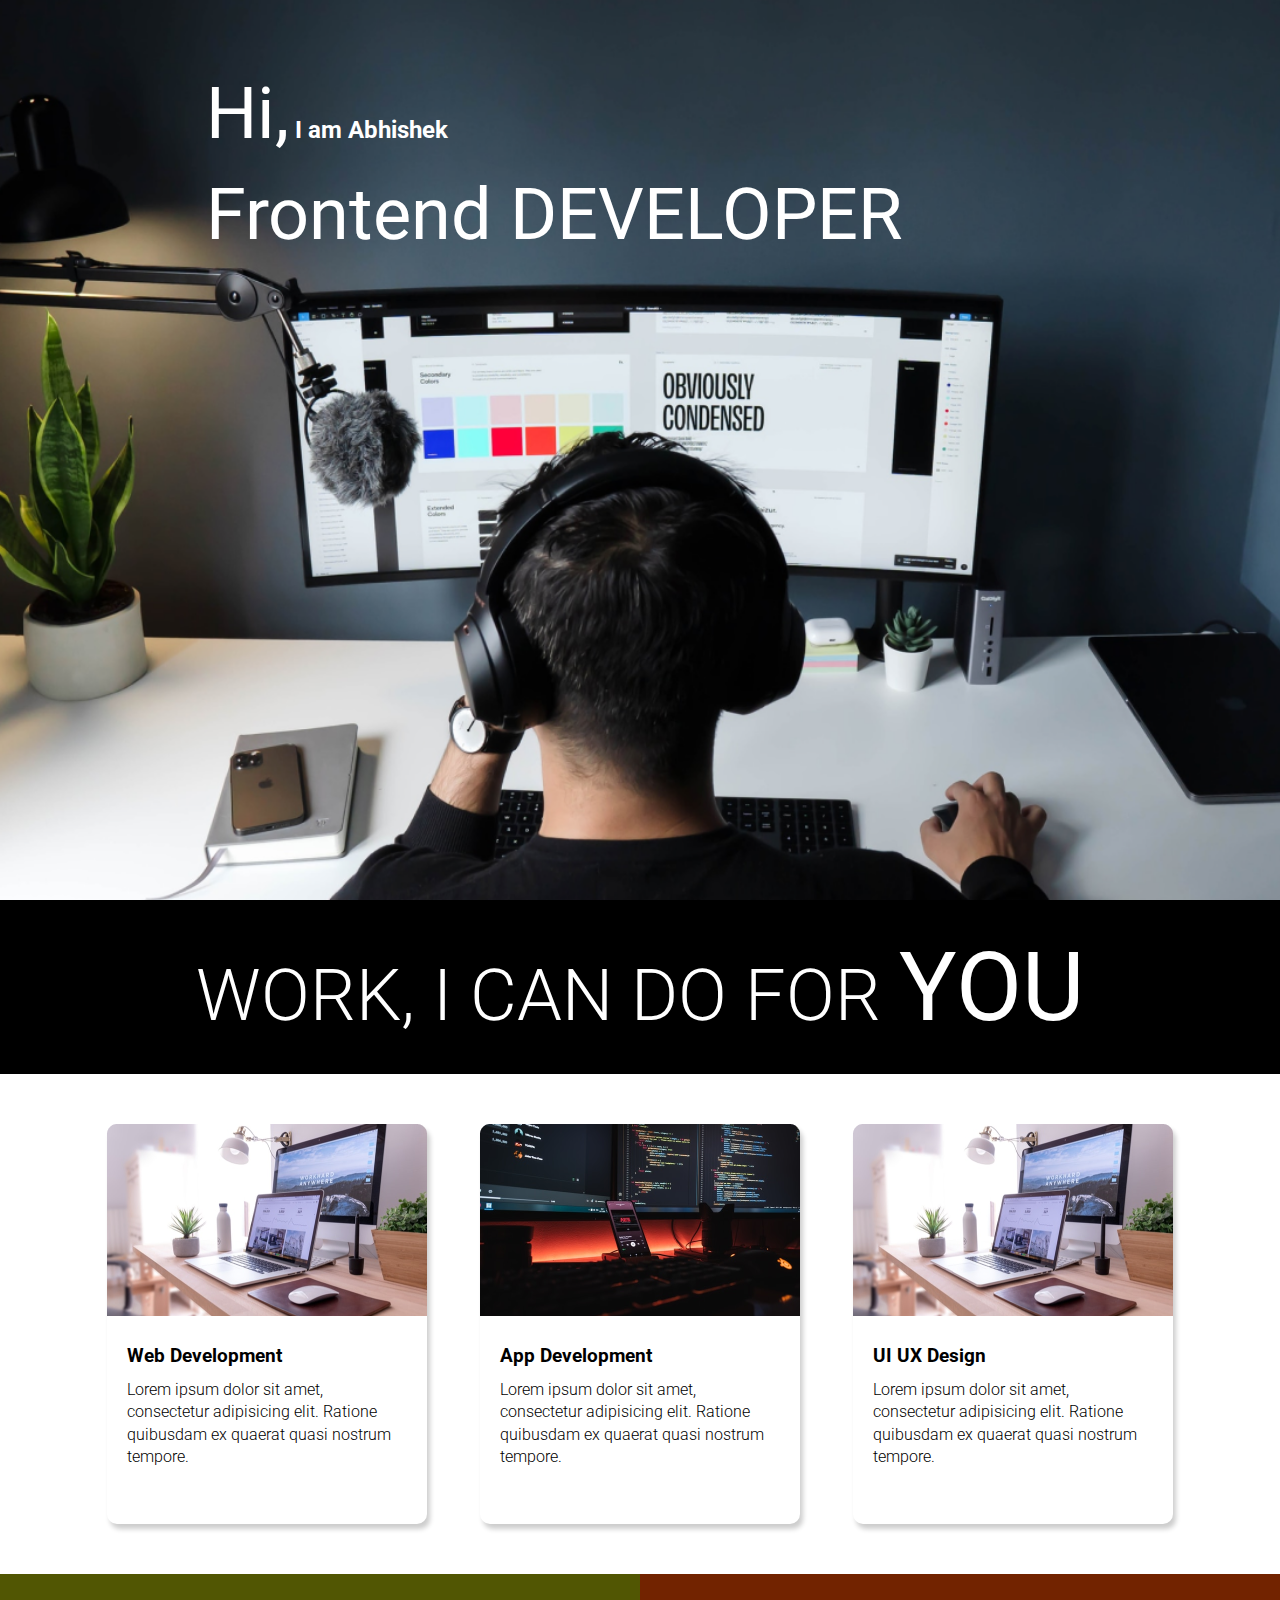
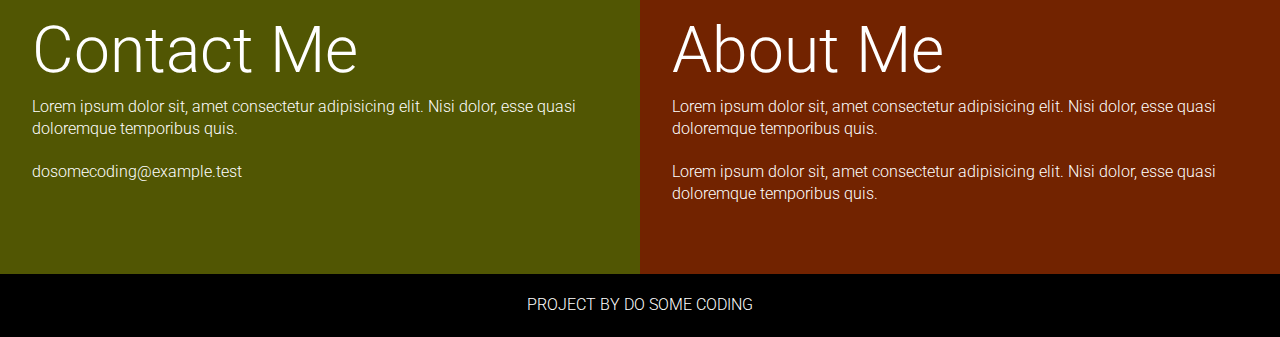
<file: Developer Page/index.html>
<!DOCTYPE html>
<html lang="en">
  <head>
    <meta charset="UTF-8" />
    <meta http-equiv="X-UA-Compatible" content="IE=edge" />
    <meta name="viewport" content="width=device-width, initial-scale=1.0" />
    <title>Developer | Landing Page</title>
    <link rel="stylesheet" href="style.css" />
  </head>
  <body>
    <section class="hero_section">
      <div class="text_container">
        <h2><span class="lg_text">Hi,</span> I am Abhishek</h2>
        <h1 class="lg_text">Frontend  DEVELOPER</h1>
      </div>
    </section>
    <section class="black_box">
      <h2>WORK, I CAN DO FOR <span>YOU</span></h2>
    </section>
    <section class="work">
      <div class="grid_item">
        <div class="card">
          <div class="image_container">
            <img src="images/web.png" alt="web development" />
          </div>
          <div class="card_content">
            <h3>Web Development</h3>
            <p>
              Lorem ipsum dolor sit amet, consectetur adipisicing elit. Ratione
              quibusdam ex quaerat quasi nostrum tempore.
            </p>
          </div>
        </div>
      </div>
      <div class="grid_item">
        <div class="card">
          <div class="image_container">
            <img src="images/mobile.png" alt="app development" />
          </div>
          <div class="card_content">
            <h3>App Development</h3>
            <p>
              Lorem ipsum dolor sit amet, consectetur adipisicing elit. Ratione
              quibusdam ex quaerat quasi nostrum tempore.
            </p>
          </div>
        </div>
      </div>
      <div class="grid_item">
        <div class="card">
          <div class="image_container">
            <img src="images/web.png" alt="web development" />
          </div>
          <div class="card_content">
            <h3>UI UX Design</h3>
            <p>
              Lorem ipsum dolor sit amet, consectetur adipisicing elit. Ratione
              quibusdam ex quaerat quasi nostrum tempore.
            </p>
          </div>
        </div>
      </div>
    </section>
    <section class="bottom_section">
      <div class="contact">
        <h2>Contact Me</h2>
        <p>
          Lorem ipsum dolor sit, amet consectetur adipisicing elit. Nisi dolor,
          esse quasi doloremque temporibus quis.
        </p>
        <p>dosomecoding@example.test</p>
      </div>
      <div class="about">
        <h2>About Me</h2>

        <p>
          Lorem ipsum dolor sit, amet consectetur adipisicing elit. Nisi dolor,
          esse quasi doloremque temporibus quis.
        </p>
        <p>
          Lorem ipsum dolor sit, amet consectetur adipisicing elit. Nisi dolor,
          esse quasi doloremque temporibus quis.
        </p>
      </div>
    </section>
    <footer>Project By do some coding</footer>
  </body>
</html>
</file>
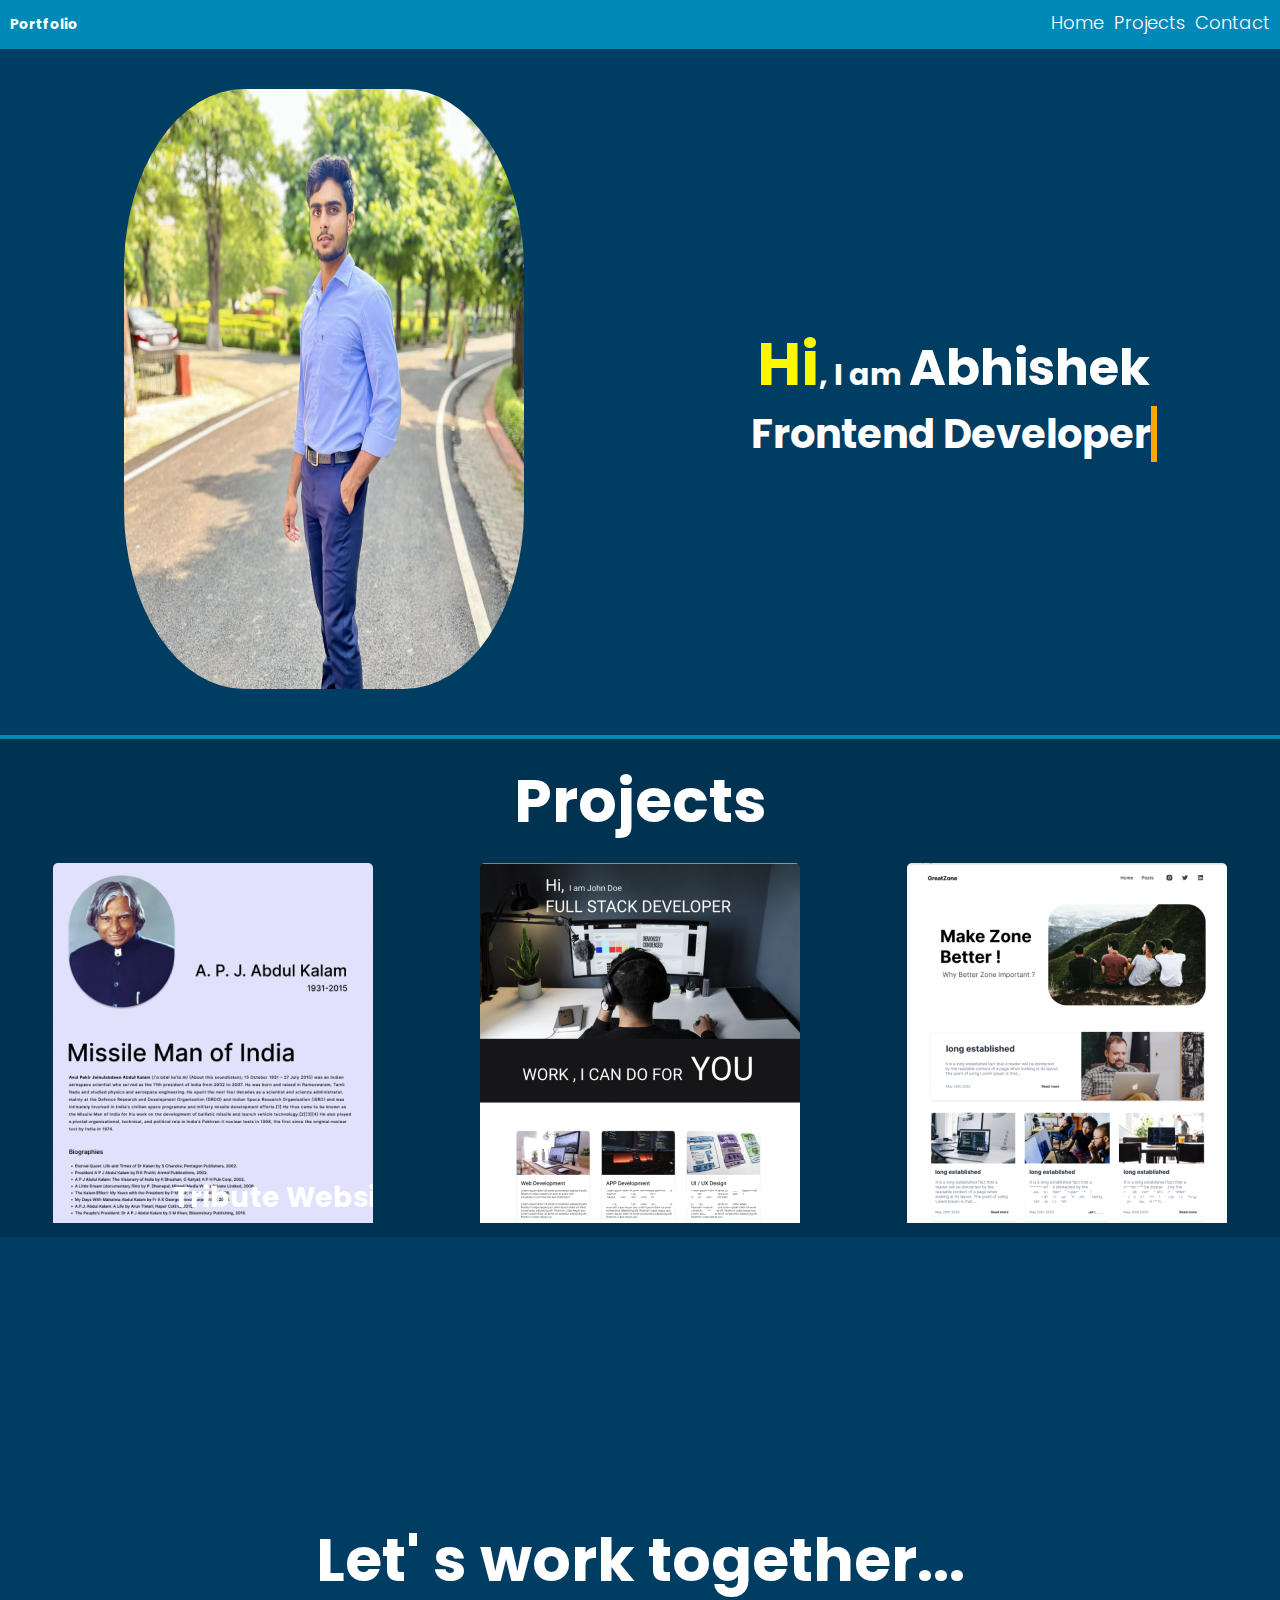
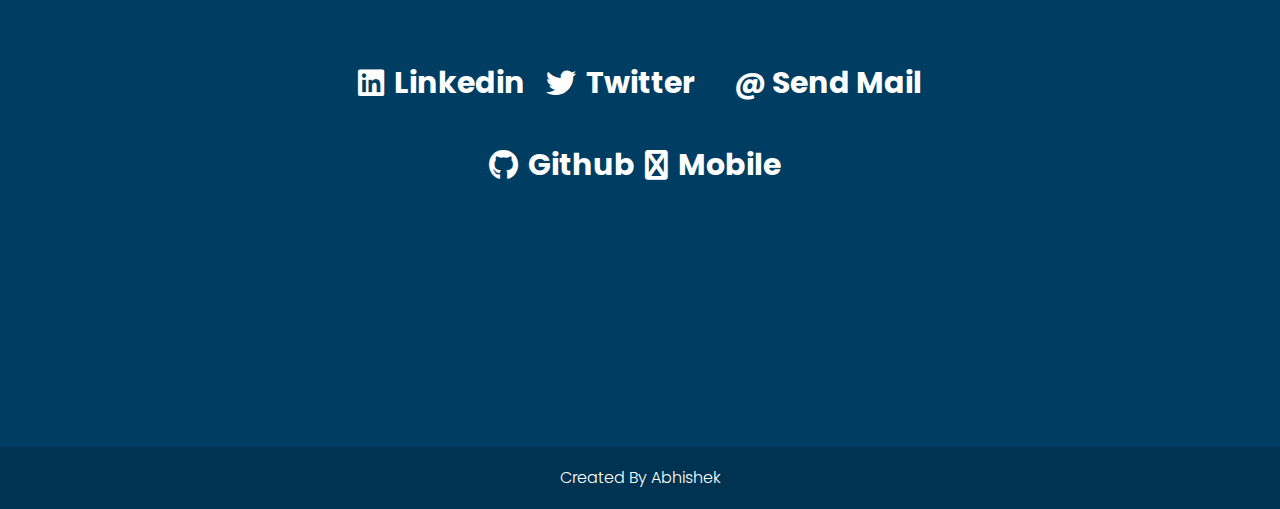
<file: PortFolio_Website/index.html>
<!DOCTYPE html>
<html lang="en">
<head>
  <meta charset="UTF-8">
  <meta name="viewport" content="width=device-width, initial-scale=1.0">
  <title> Portfolio </title>
  <link rel="stylesheet" href="style.css">
  <head>
  <link
    rel="stylesheet"
    href="https://cdnjs.cloudflare.com/ajax/libs/animate.css/4.1.1/animate.min.css"
  />
  <link rel="stylesheet" href="https://cdnjs.cloudflare.com/ajax/libs/font-awesome/6.6.0/css/all.min.css">

</head>
</head>
<body>
    <header>
      <nav class="container">
        <div class="logo">Portfolio</div>
        <ul>
          <a href="#hero">
            <li>Home</li>
          </a>
          <a href="#project">
            <li>Projects</li>
          </a>
          <a href="#contact">
            <li>Contact</li>
          </a>
        </ul>
      </nav>
    </header>
  <main>  
     <section id="hero">
     <div class="container">
       <div class="hero_image animate__animated animate__bounceInLeft">
           <img src="./images/aBHISHEK IMG.jpg" alt="Abhishek IMG">
        </div>
       
       <div class="hero_content">
        <h1>
       
          <span class="h1_text"> Hi</span>, I am
         <span class="name_text"> Abhishek</span>
        </h1>
     <h2>Frontend Developer</h2>

       </div>
     </div>
     </section>

     <section id="project">
      <h2>
        Projects
      </h2>
        <div class="container">
           <div class="project_container">
             <div class="grid_item">
               <div class="card">
                 <img src="images/project1.png" alt="project 1">
                 <div class="card_content">
                  <h1> Tribute Website </h1>
                 </div>
               </div>
             </div>
             <div class="grid_item">
               <div class="card">
                 <img src="images/project4.png" alt="project 1">
                 <div class="card_content">
                  <h1> Landing Page  </h1>
                 </div>
               </div>
             </div>
             <div class="grid_item">
               <div class="card">
                 <img src="images/project9.png" alt="project 1">
                 <div class="card_content">
                  <h1> Blog_Website </h1>
                 </div>
               </div>
             </div>
           </div>
        </div>
     </section>
     <section id="contact">
       <div class="container">
          <h2> Let' s  work together...</h2>

          <div class="top_contact">
            <div class="contact_way">
          <i class="fa-brands fa-linkedin"></i>
          <h3> Linkedin </h3>
       </div>
       <div class="contact_way">
        <i class="fa-brands fa-twitter"></i>
        <h3>Twitter</h3>
       </div>
       <div class="contact_way">
        <h3>@ Send Mail </h3>
       </div>
   </div>
          <div class="bottom_contact">
            <div class="contact_way">
          <i class="fa-brands fa-github"></i>
          <h3> Github </h3>
       </div>
       <div class="contact_way">
        <i class="fa-brands fa-mobile"></i>
        <h3>Mobile</h3>
       </div>
      
   </div>

       </div>
     </section>
  </main>

  <footer>
    <div class="container">
      Created By Abhishek 
    </div>
  </footer>

</body>
</html>
</file>
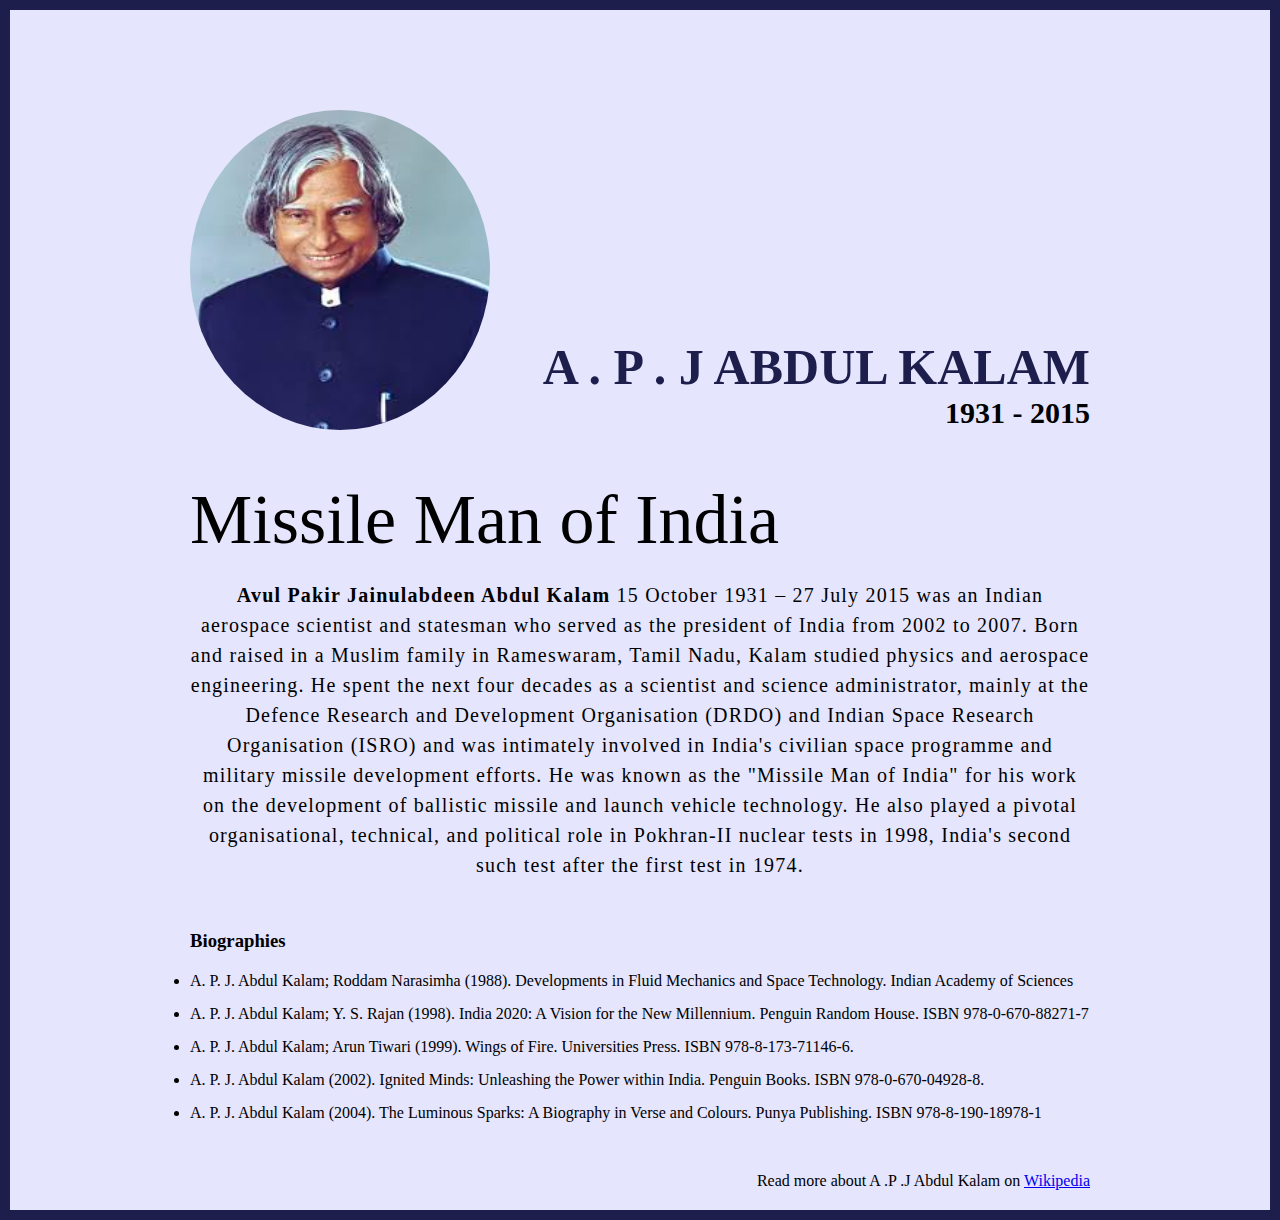
<file: Tribute Website/index.html>
<!DOCTYPE html>
<html lang="en">
<head>
  <meta charset="UTF-8">
  <meta name="viewport" content="width=device-width, initial-scale=1.0">
  <title>The Tribute Website | A.P.J Kalam </title>
  <link rel="stylesheet" href="style.css">
</head>
<body>
  <div class="container">
     <div class="content">
      <section class="top_section">
         <div class="image_container">
           <img src="images/apj sir.jfif" alt="apj img">
         </div>
         <div>
          <h1> A . P . J Abdul Kalam </h1>
          <h4>1931 - 2015 </h4>
         </div>

      </section>
      <section class="about_section ">
        <h2>Missile Man of India </h2>
        <p>
         <b> Avul Pakir Jainulabdeen Abdul Kalam </b>15 October 1931 – 27 July 2015 was an Indian aerospace scientist and statesman who served as the president of India from 2002 to 2007.

Born and raised in a Muslim family in Rameswaram, Tamil Nadu, Kalam studied physics and aerospace engineering. He spent the next four decades as a scientist and science administrator, mainly at the Defence Research and Development Organisation (DRDO) and Indian Space Research Organisation (ISRO) and was intimately involved in India's civilian space programme and military missile development efforts. He was known as the "Missile Man of India" for his work on the development of ballistic missile and launch vehicle technology. He also played a pivotal organisational, technical, and political role in Pokhran-II nuclear tests in 1998, India's second such test after the first test in 1974.
        </p>
      </section>
      <section class="biography_section">
        <h3> Biographies </h3>
        <ul>
          <li>A. P. J. Abdul Kalam; Roddam Narasimha (1988). Developments in Fluid Mechanics and Space Technology. Indian Academy of Sciences</li>
          <li>A. P. J. Abdul Kalam; Y. S. Rajan (1998). India 2020: A Vision for the New Millennium. Penguin Random House. ISBN 978-0-670-88271-7</li>
          <li>A. P. J. Abdul Kalam; Arun Tiwari (1999). Wings of Fire. Universities Press. ISBN 978-8-173-71146-6.</li>
          <li>A. P. J. Abdul Kalam (2002). Ignited Minds: Unleashing the Power within India. Penguin Books. ISBN 978-0-670-04928-8.</li>
          <li>A. P. J. Abdul Kalam (2004). The Luminous Sparks: A Biography in Verse and Colours. Punya Publishing. ISBN 978-8-190-18978-1</li>
        </ul>
      </section>
      <footer>
        <p> Read more about A .P .J Abdul Kalam on <a href="https://en.wikipedia.org/wiki/A._P._J._Abdul_Kalam"> Wikipedia</a></p>
      </footer>   
    </div>
  </div>
  
</body>
</html>
</file>
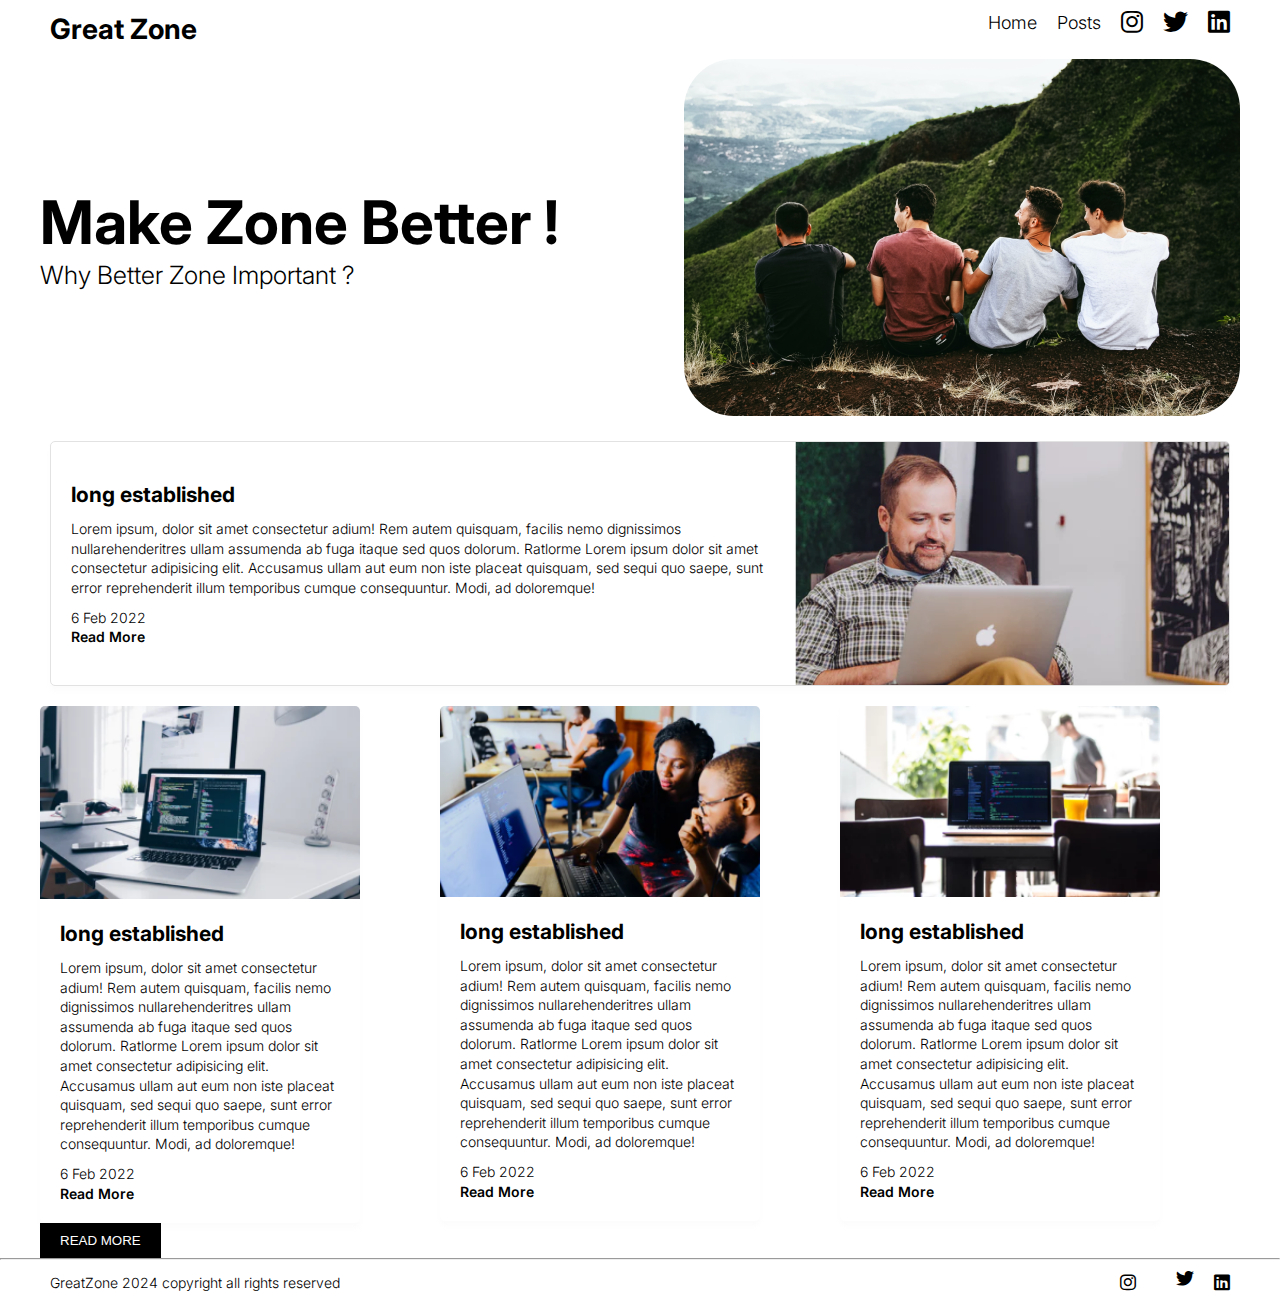
<file: Blog_Website/home.html>
<!DOCTYPE html>
<html lang="en">
<head>
  <meta charset="UTF-8">
  <meta name="viewport" content="width=device-width, initial-scale=1.0">
  <title>Blog website</title>
  <link rel="stylesheet" href="style.css">
<link rel="stylesheet" href="https://cdnjs.cloudflare.com/ajax/libs/font-awesome/6.6.0/css/all.min.css">

</head>
<body>
  <header>
    <nav> 
     <h1>Great Zone</h1>  
     <ul>
      <a href="home.html">
        <li>  Home </li>
      </a>
     
      <li> Posts </li>
      <li>
        <i class="fa-brands fa-instagram"></i>
        <li>
          <i class="fa-brands fa-twitter"> </i>
        </li>
        <li>
          <i class="fa-brands fa-linkedin"></i>
        </li>
      </li>
     </ul>
    </nav>
  </header>
   <main>
    <section id="hero">
     <div class="hero_content">
       <h1>
         Make Zone Better !
       </h1>
       <h4> Why Better Zone Important ? </h4>
     </div> 
     <div class="hero_image">
       <img src="images/hero.png" alt="hero">
     </div>
    </section>
    <div class="h-card">
      <div class="card_content">
         <h2>long established</h2>
         <p>
          Lorem ipsum, dolor sit amet consectetur adium!
          Rem autem quisquam, facilis nemo dignissimos nullarehenderitres ullam assumenda ab fuga itaque sed quos dolorum. Ratlorme
          Lorem ipsum dolor sit amet consectetur adipisicing elit. Accusamus ullam aut eum non iste placeat quisquam, sed sequi quo saepe, sunt error reprehenderit illum temporibus cumque consequuntur. Modi, ad doloremque!
         </p>
         <div class="status">
          <p> 6 Feb 2022 </p>
          <div class="read-btn">Read More </div>
         </div>
      </div>
      <img src="images/long-card.png" alt="laptop guy">
     </div>


    <div class="card_container">
   <div class="card_wrapeer">
     <div class="v-card">
      <div class="card_content">
         <h2>long established</h2>
         <p>
          Lorem ipsum, dolor sit amet consectetur adium!
          Rem autem quisquam, facilis nemo dignissimos nullarehenderitres ullam assumenda ab fuga itaque sed quos dolorum. Ratlorme
          Lorem ipsum dolor sit amet consectetur adipisicing elit. Accusamus ullam aut eum non iste placeat quisquam, sed sequi quo saepe, sunt error reprehenderit illum temporibus cumque consequuntur. Modi, ad doloremque!
         </p>
         <div class="status">
          <p> 6 Feb 2022 </p>
          <div class="read-btn">Read More </div>
         </div>
      </div>
      <img src="images/card1.png" alt="laptop guy">


   </div>
    </div>
     <div class="card_wrapeer">
     <div class="v-card">
      <div class="card_content">
         <h2>long established</h2>
         <p>
          Lorem ipsum, dolor sit amet consectetur adium!
          Rem autem quisquam, facilis nemo dignissimos nullarehenderitres ullam assumenda ab fuga itaque sed quos dolorum. Ratlorme
          Lorem ipsum dolor sit amet consectetur adipisicing elit. Accusamus ullam aut eum non iste placeat quisquam, sed sequi quo saepe, sunt error reprehenderit illum temporibus cumque consequuntur. Modi, ad doloremque!
         </p>
         <div class="status">
          <p> 6 Feb 2022 </p>
          <div class="read-btn">Read More </div>
      
         </div>
      </div>
      <img src="images/card2.png" alt="laptop guy">


   </div>
    </div>
     <div class="card_wrapeer">
     <div class="v-card">
      <div class="card_content">
         <h2>long established</h2>
         <p>
          Lorem ipsum, dolor sit amet consectetur adium!
          Rem autem quisquam, facilis nemo dignissimos nullarehenderitres ullam assumenda ab fuga itaque sed quos dolorum. Ratlorme
          Lorem ipsum dolor sit amet consectetur adipisicing elit. Accusamus ullam aut eum non iste placeat quisquam, sed sequi quo saepe, sunt error reprehenderit illum temporibus cumque consequuntur. Modi, ad doloremque!
         </p>
         <div class="status">
          <p> 6 Feb 2022 </p>
         <div class="read-btn">Read More </div>
         </div>
      </div>
      <img src="images/card3.png" alt="laptop guy">
     
    

   </div>
    </div>

  <a href="post.html">
  <button style="background-color: black; color: white; padding: 10px 20px; border: none; cursor: pointer;">
    READ MORE
  </button>
</a>


   </main>
 <hr>
   <footer> <p>GreatZone 2024 copyright all rights reserved</p>
   <ul>
    <li>
      <i class="fab fa-instagram"></i>
    </li>
    <li>
    <li class="fab  fa-twitter"></li>
    </li>
    <li>
      <i class="fab fa-linkedin"></i>
    </li>
   </ul>
  </footer>
</body>
</html>
</file>
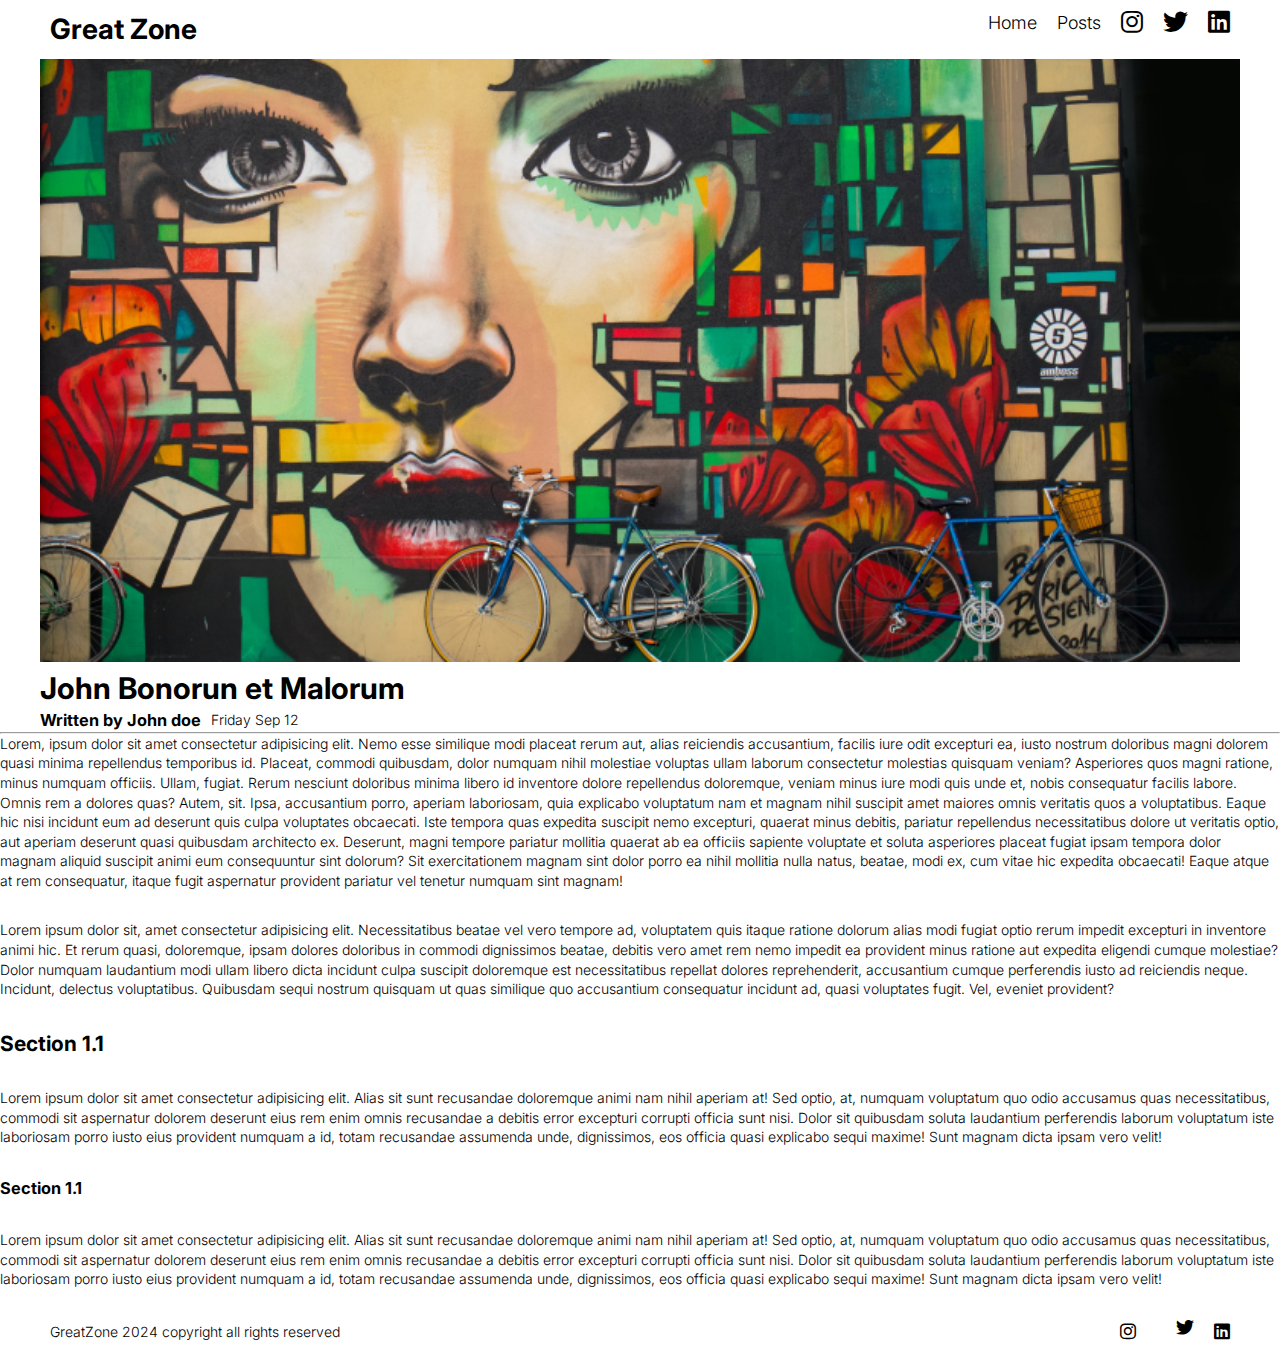
<file: Blog_Website/post.html>
<!DOCTYPE html>
<html lang="en">
<head>
  <meta charset="UTF-8">
  <meta name="viewport" content="width=device-width, initial-scale=1.0">
  <title> Post | Page </title>
  <link rel="stylesheet" href="https://cdnjs.cloudflare.com/ajax/libs/font-awesome/6.6.0/css/all.min.css">
  <link rel="stylesheet" href="style.css">
</head>
<body>
    <header>
    <nav> 
     <h1>Great Zone</h1>  
     <ul>
      <li>  Home </li>
      <li> Posts </li>
      <li>
        <i class="fa-brands fa-instagram"></i>
        <li>
          <i class="fa-brands fa-twitter"> </i>
        </li>
        <li>
          <i class="fa-brands fa-linkedin"></i>
        </li>
      </li>
     </ul>
    </nav>
  </header>
  <main class="post">

    <section>
  <div class="banner_image">
     <img src="images/banner.png" alt="banner">
  </div>
 <h1> John Bonorun et Malorum </h1>
 <div class="about-author">
  <h3>Written by John doe</h3>
  <p>Friday Sep 12</p>
 </div>
    </section>
    
  </main>

  <hr />
  <article>
     <p>Lorem, ipsum dolor sit amet consectetur adipisicing elit. Nemo esse similique modi placeat rerum aut, alias reiciendis accusantium, facilis iure odit excepturi ea, iusto nostrum doloribus magni dolorem quasi minima repellendus temporibus id. Placeat, commodi quibusdam, dolor numquam nihil molestiae voluptas ullam laborum consectetur molestias quisquam veniam? Asperiores quos magni ratione, minus numquam officiis. Ullam, fugiat. Rerum nesciunt doloribus minima libero id inventore dolore repellendus doloremque, veniam minus iure modi quis unde et, nobis consequatur facilis labore. Omnis rem a dolores quas? Autem, sit. Ipsa, accusantium porro, aperiam laboriosam, quia explicabo voluptatum nam et magnam nihil suscipit amet maiores omnis veritatis quos a voluptatibus. Eaque hic nisi incidunt eum ad deserunt quis culpa voluptates obcaecati. Iste tempora quas expedita suscipit nemo excepturi, quaerat minus debitis, pariatur repellendus necessitatibus dolore ut veritatis optio, aut aperiam deserunt quasi quibusdam architecto ex. Deserunt, magni tempore pariatur mollitia quaerat ab ea officiis sapiente voluptate et soluta asperiores placeat fugiat ipsam tempora dolor magnam aliquid suscipit animi eum consequuntur sint dolorum? Sit exercitationem magnam sint dolor porro ea nihil mollitia nulla natus, beatae, modi ex, cum vitae hic expedita obcaecati! Eaque atque at rem consequatur, itaque fugit aspernatur provident pariatur vel tenetur numquam sint magnam!</p>
     <p> Lorem ipsum dolor sit, amet consectetur adipisicing elit. Necessitatibus beatae vel vero tempore ad, voluptatem quis itaque ratione dolorum alias modi fugiat optio rerum impedit excepturi in inventore animi hic. Et rerum quasi, doloremque, ipsam dolores doloribus in commodi dignissimos beatae, debitis vero amet rem nemo impedit ea provident minus ratione aut expedita eligendi cumque molestiae? Dolor numquam laudantium modi ullam libero dicta incidunt culpa suscipit doloremque est necessitatibus repellat dolores reprehenderit, accusantium cumque perferendis iusto ad reiciendis neque. Incidunt, delectus voluptatibus. Quibusdam sequi nostrum quisquam ut quas similique quo accusantium consequatur incidunt ad, quasi voluptates fugit. Vel, eveniet provident?</p>
     <h2> Section 1.1</h2>
      <p>Lorem ipsum dolor sit amet consectetur adipisicing elit. Alias sit sunt recusandae doloremque animi nam nihil aperiam at! Sed optio, at, numquam voluptatum quo odio accusamus quas necessitatibus, commodi sit aspernatur dolorem deserunt eius rem enim omnis recusandae a debitis error excepturi corrupti officia sunt nisi. Dolor sit quibusdam soluta laudantium perferendis laborum voluptatum iste laboriosam porro iusto eius provident numquam a id, totam recusandae assumenda unde, dignissimos, eos officia quasi explicabo sequi maxime! Sunt magnam dicta ipsam vero velit!</p>
     <h3> Section 1.1</h3>
      <p>Lorem ipsum dolor sit amet consectetur adipisicing elit. Alias sit sunt recusandae doloremque animi nam nihil aperiam at! Sed optio, at, numquam voluptatum quo odio accusamus quas necessitatibus, commodi sit aspernatur dolorem deserunt eius rem enim omnis recusandae a debitis error excepturi corrupti officia sunt nisi. Dolor sit quibusdam soluta laudantium perferendis laborum voluptatum iste laboriosam porro iusto eius provident numquam a id, totam recusandae assumenda unde, dignissimos, eos officia quasi explicabo sequi maxime! Sunt magnam dicta ipsam vero velit!</p>
  </article>
  
   <footer> <p>GreatZone 2024 copyright all rights reserved</p>
   <ul>
    <li>
      <i class="fab fa-instagram"></i>
    </li>
    <li>
    <li class="fab  fa-twitter"></li>
    </li>
    <li>
      <i class="fab fa-linkedin"></i>
    </li>
   </ul>
  </footer>

</body>
</html>
</file>
<file: Developer Page/style.css>
@import url("https://fonts.googleapis.com/css2?family=Roboto:ital,wght@0,100;0,300;0,400;0,500;0,700;0,900;1,100;1,300;1,400;1,500;1,700;1,900&display=swap");
* {
  margin: 0;
  padding: 0;
  box-sizing: border-box;
}

html,
body {
  line-height: 1.4;
  font-weight: 300;
  font-family: "Roboto", sans-serif;
}

.hero_section {
  background-image: url(images/developer.png);
  min-height: 100vh;
  background-position: center;
  background-size: cover;
  background-repeat: no-repeat;
}
.text_container {
  color: white;
  max-width: 900px;
  margin: 0 auto;
  padding-top: 64px;
  padding-left: 16px;
}
.lg_text {
  font-size: 72px;
  font-weight: 400;
}
.black_box {
  background-color: #000;
  padding: 20px;
}
.black_box h2 {
  font-size: 72px;
  color: white;
  text-align: center;
  font-weight: 300;
}

.black_box h2 span {
  font-weight: 400;
  font-size: 96px;
}
.work {
  display: grid;
  gap: 20px;
  grid-template-columns: repeat(auto-fit, minmax(320px, 1fr));

  max-width: 1100px;
  margin: 50px auto;
}
.grid_item {
  display: flex;
  justify-content: center;
  align-items: center;
}
.card {
  max-width: 320px;
  height: 400px;
  border-radius: 10px;
  box-shadow: 3px 5px 5px rgba(1, 1, 1, 0.2);
  transition: 0.2s ease-in-out;
}
.card:hover {
  transform: scale(1.04);
  box-shadow: 3px 5px 5px rgba(1, 1, 1, 0.3);
  transition: 0.2s ease-in-out;
}
.card_content {
  padding: 20px;
}
.card_content h3 {
  margin-bottom: 10px;
}
.bottom_section {
  display: flex;
}
.contact {
  background-color: #515603;
}
.about {
  background-color: #722300;
}

.contact,
.about {
  min-height: 300px;
  padding: 32px;
  color: white;
}
.about h2,
.contact h2 {
  font-size: 64px;
  font-weight: 300;
}
.about p,
.contact p {
  margin-bottom: 20px;
}

footer {
  text-align: center;
  text-transform: uppercase;
  background-color: #000;
  padding: 20px;
  color: white;
}
@media (max-width: 786px) {
  .hero_section {
    min-height: 50vh;
  }
  .text_container {
    padding: 10px 0;
    text-align: center;
  }
  .lg_text {
    font-size: 32px;
  }
  .black_box h2 {
    font-size: 24px;
  }
  .black_box h2 span {
    font-weight: 400;
    font-size: 32px;
  }
  .bottom_section {
    flex-direction: column;
  }
  h1 {
    font-size: 32px;
  }
  .about h2,
  .contact h2 {
    font-size: 32px;
  }
}
</file>
<file: PortFolio_Website/style.css>
@import url('https://fonts.googleapis.com/css2?family=Poppins:wght@400;500;600;700&display=swap');

:root {
  --lighting-color: #0089b7;
  --dark-color: #003d62;
  --darker-color: #003251;
  --secondary-color: #fff700;
}

* {
  margin: 0;
  padding: 0;
  box-sizing: border-box;
}
html {
   font-size: 62.5%;

}

body,
html {
  font-family: "Poppins", sans-serif;
  font-weight: 300;
  line-height: 1.4;
  scroll-behavior: smooth;
  color: white;
}
body{
  font-size: 1.4rem;
  }

.container {
  max-width: 1300px;
  margin: 0 auto;
  
}
a {
  text-decoration: none;
  color: var(--dark-color);
  color: white;
}
ul {
  list-style: none;

}
  
 header {
  background: var(--lighting-color);
}

nav {
  display: flex;
  justify-content: space-between;
  align-items: center;
  padding: 1rem;
}
nav ul {
  display: flex;
  gap: 1rem;
}
nav li {
  font-size: 1.8rem;
  border-bottom: 0.4rem transparent solid;
   transition: 0.3s ease-in-out;
 
}
nav li:hover {
 border-bottom: 0.4rem  var(--secondary-color) solid;
 transition: 0.3s ease-in-out;
}
.logo {
   font-weight: 700;
}

#hero {
  background: var(--dark-color);
  padding: 4rem 1rem;
   border-bottom:  4px solid  var(--lighting-color) ;
}
.hero_image img {
   border-radius: 30%  ;
width: 400px;
   height: 600px;
}
#hero .container {
  display: flex;
  justify-content: space-around;
  align-items: center;
}

.hero_content {
   display: grid;
    place-items: center;
}

#hero h1 {
  font-size: 3rem;
  font-weight: bold;
 
}

.h1_text {
  font-size: 6rem;
  font-weight: bold;
  color: var(--secondary-color);

}
.name_text {
   font-size: 5rem;

}

#hero h2 {
  font-size: 4rem;
  font-weight: bold;

  overflow: hidden; /* Ensures the content is not revealed until the animation */
  border-right: 0.15em solid orange; /* The typwriter cursor */
  white-space: nowrap; /* Keeps the content on a single line */
  margin: 0 auto; /* Gives that scrolling effect as the typing happens */ /* Adjust as needed */
  animation: typing 5s steps(40, end), blink-caret 0.75s step-end infinite;
}


@keyframes typing {
  from {
    width: 0;
  }
  to {
    width: 100%;
  }
}
@keyframes blink-caret {
  from,
  to {
    border-color: transparent;
  }
  50% {
    border-color: orange;
  }
}

/* Project section */

#project {
  background: var(--darker-color);
}
#project h2 {
  font-size: 6rem;
   text-align: center;
   padding: 2rem 0;

}

.project_container {
   display: flex;
    justify-content: space-around;
    }

  .card {
     width: 320px;
      display: flex;
      flex-direction: column;
      border-radius: 0.5rem;
       overflow: hidden;
       transition: 0.2s ease-in-out;
  }

  .card:hover {
     transform: scale(1.05);
      transition: 1s ease-in-out;
  }

  .card:hover img {
      transform: scale(1.05);
      transition: 0.3s ease ease-in-out;
      opacity: 0.8;
  }

  .card:hover .card_content {
    background: white;
    color: var(--dark-color);
     transform: translate(0px);
  }

  .card_content {
    padding: 2rem;
    position: relative;
    top: -6.5rem;
     margin-bottom: -6.5rem;
      transition: 0.5s ease ease-in-out;
        transform: translate(100px);

  }
  .card_content h3 {
     text-align: center;
  }

  /* contact section */

  #contact {
    background: var(--dark-color);
  }
  #contact h2 {
    font-size: 6rem;
    text-align: center;
    margin: 2rem 0;
}

#contact .container {
    height: 90vh;
    display: flex;
    flex-direction: column;
    gap: 4rem;
    justify-content: center;
}

.top_contact {
  max-width: 800px;
  display: grid;
  grid-template-columns: repeat(auto-fit, minmax(80px, 1fr));
  margin: 0 auto;
}

.contact_way {
   display: flex;
   gap: 1rem;
    align-items: center;
}

.contact_way i {
   font-size: 3rem;
}

.contact_way h3 {
    font-size: 3rem;
    font-weight: bold;

}

.bottom_contact {
 max-width: 400px;
 gap: 1rem;
 display: grid;
 margin: 0 auto;
 grid-template-columns: repeat(auto-fit, minmax(80px, 1fr));

}
footer {
  background: var(--darker-color);
  padding: 2rem;
  color: white;
  font-size: 1.6rem;
  text-align: center;
}

/* Media Query */
@media (max-width: 786px) {
    html {
      font-size: 40%;
    }
     #hero.container {
      flex-direction: column;
    }
    .hero_image {
       display: grid;
       place-items: center;
       
    }
     #contact .container {
      height: 70vh;

    }

}
@media (max-width: 500px) {
    html {
      font-size: 32%;
    }
    #hero.container {
      flex-direction: column;
    }
    .hero_image {
       display: grid;
       place-items: center;
       
    }
    #contact .container {
      height: 50vh;

    }
}
</file>
<file: Tribute Website/style.css>
* {
margin: 0;
padding: 0;
box-sizing: border-box;
}

.container {
  background-color: #e5e5fd;
  min-height: 100vh;
  border: 10px solid #1d1e4c;
}
.top_section{
  margin-top: 100px;
  display: flex;
  justify-content: space-between;
  align-items: flex-end;
}
.top_section h1 {
  font-size: 50px;
  font-weight: bold;
  color: #1d1e4c;
  text-transform: uppercase;
}
.top_section h4 {
  font-size: 30px;
 text-align: end;

}

.content {
  max-width: 900px;
  margin: 0 auto;
}
.image_container{
  border-radius: 50%;
  overflow: hidden;
}



.image_container, img{
   width: 300px;
   height: 320px;

}
.about_section {
   margin-top: 50px;
   }

.about_section h2{
   font-size: 70px;
    font-weight: 400;
    margin-bottom: 20px;

}   
.about_section p {
  font-size: 20px;
  line-height: 30px;
  letter-spacing: 1.2px;
  text-align: center;
  justify-content: center;

}
.biography_section{
  margin: 50px 0px;

}
.biography_section h3 {
  margin-bottom: 20px;
}
.biography_section li {
   margin-bottom: 15px;
}
footer {
  margin: 20px 0px;


}
footer p {
   text-align: end;
}
</file>
<file: Blog_Website/style.css>
@import url('https://fonts.googleapis.com/css2?family=Inter:wght@400;600;700&display=swap');


*{
  margin: 0;
  padding: 0;
  box-sizing: border-box;
}

html {
  font-size: 62.5%;
}
 html,
 body {
  font-family: "Inter", sans-serif;
  font-weight: 300;
  line-height: 1.4;
  scroll-behavior: smooth;
 }
 body {
  font-size: 1.4rem;
 }
 ul {
  list-style: none;
 }

 header {
   position: sticky;
   top: 0;
   background: white;
 }

 nav {
  padding: 1rem;
  max-width: 1200px;
  margin: 0 auto;
  display: flex;
  justify-content: space-between;

 }
 nav ul {
   display: flex;
   gap: 2rem;
 }

 nav ul li {
   font-size: 1.8rem;
 }
nav ul li:hover{
   border-bottom: #2a9545 2px solid;
}

nav i {
  font-size: 2.5rem;
}
main{
   max-width: 1200px;
   margin: 0 auto;
}

#hero {
   display: flex;
   justify-content: space-between;
   align-items: center;

} 
.hero_content h1{
  font-size: 6rem;
   line-height: 1.2;

}
.hero_content h4 {
  font-size: 2.5rem;
   font-weight: 300;
}
.hero_image img{
   border-radius: 5rem;

}

.hero_image img {
  border-radius: 5rem;
}
.h-card {
  display: flex;
  margin: 2rem 1rem;
  box-shadow: 0px 5px 4px rgba(221, 221, 221, 0.1) ;
  align-items: center;
  border: 1px solid  #e2e2e2;
  border-radius: 0.5rem;
  overflow: hidden;
}

.card_content {
  padding: 2rem;
  display: flex;
  flex-direction: column;
 gap: 1rem;
  }

  .staus {
    display: flex;
    justify-content: space-between;
 }

 .read-btn {
   all: unset;
   font-weight: 600;
   border-bottom: 1px solid transparent;

}

.read-btn:hover {
   border-bottom: 1px solid #ccc;
}

.v-card {
  display: flex;
   flex-direction: column-reverse;
   max-width: 320px;
   
   box-shadow: 0px 5px 4px  rgba(221, 221, 221, 0.1);
   align-items: center;
   border-radius: 0.5rem;
   overflow: hidden;
}

.card_container{
  margin: auto;
   display: grid;
   grid-template-columns: repeat(auto-fit, minmax(320px, 1fr));

}
.card_wrapper{
  display: flex;
  justify-content: center;

}
.v-card img {
  width: 100%;
  height: 100%;


}

footer {
  display: flex;
  
  justify-content: space-between;
  align-items: center;
  padding: 1rem;
  max-width: 1200px;
  margin: 0 auto;
}

footer ul {
  display: flex;
  gap: 2rem;
}
footer ul li {
  font-size: 1.8rem;

}

/* post card work */
.banner_image  img {
   width: 100%;
}

.post h1 {
  font-size: 3rem;
}
.post hr {
  margin: 3rem 0;
}

.about-author{
   display: flex;
   gap: 1rem;
   align-items: center;
}

article {
   display: flex;
   flex-direction: column;
    gap: 3rem;
    margin-bottom: 2rem;
}

a {
  text-decoration: none;
  color: #000;
}
</file>
